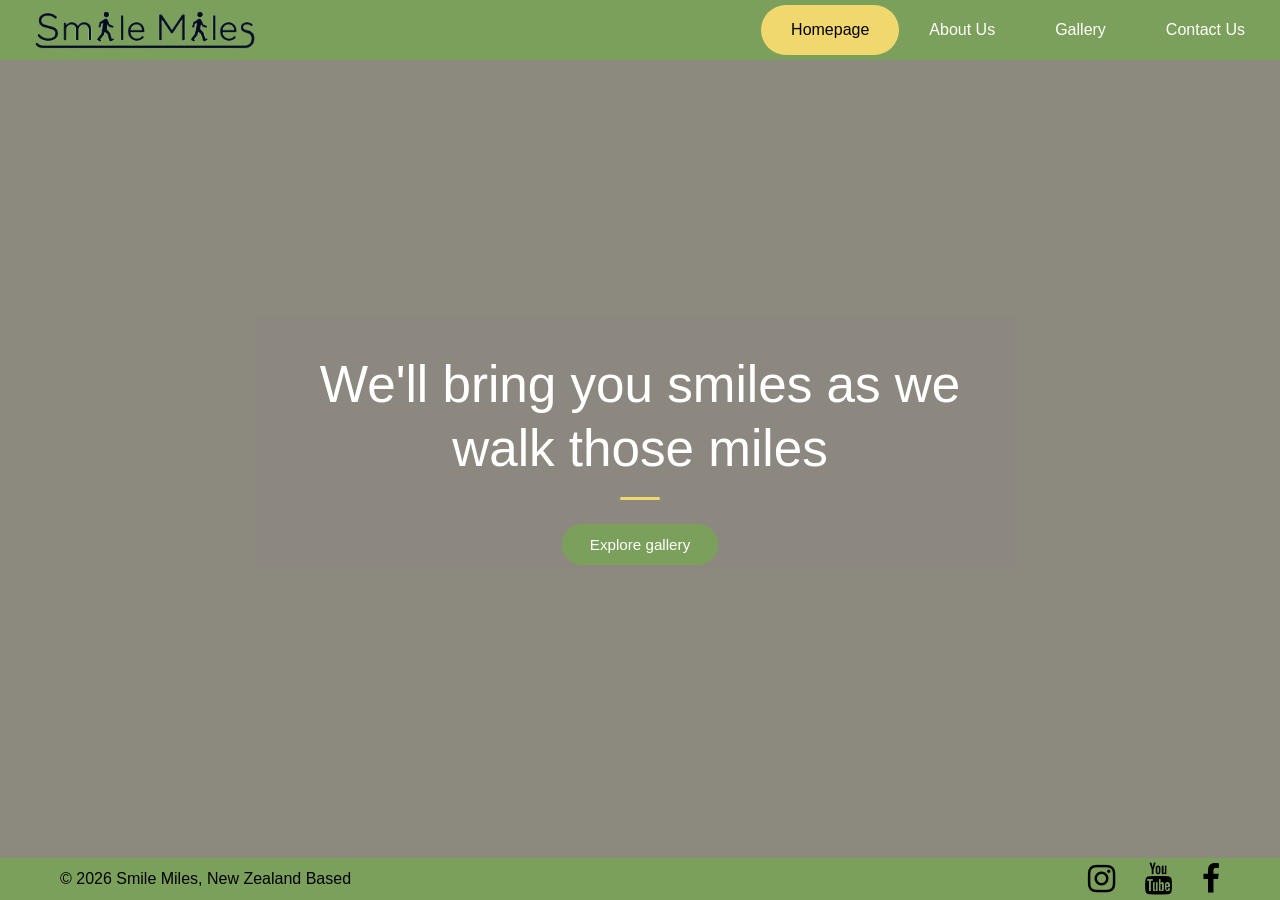
<file: index.html>
<!DOCTYPE html>
<html>
<head>
    <link rel="stylesheet" href="css\styles.css">
    <link rel="stylesheet" href="https://cdnjs.cloudflare.com/ajax/libs/font-awesome/4.7.0/css/font-awesome.min.css">    
    <title>Smile Miles – Homepage</title>
</head>

<body>

    <nav class="navbar">
	    <ul class="sidebar">
		    <li class="no_hover" onclick=hideSidebar()><a><svg xmlns="http://www.w3.org/2000/svg" height="24px" viewBox="0 -960 960 960" width="24px" fill="#04BF59"><path d="m256-200-56-56 224-224-224-224 56-56 224 224 224-224 56 56-224 224 224 224-56 56-224-224-224 224Z"/></svg></a></li>
		    <li><a href="index.html" class="active">Homepage</a></li>
		    <li><a href="about.html">About Us</a></li>
		    <li><a href="gallery.html">Gallery</a></li>
		    <li><a href="contact.html">Contact Us</a></li>	
	    </ul>
	    <ul>
		    <li><a href="index.html" class="logo-link"><img src="images/SmileMilesLogoNoBG.png" alt="Smile Miles Logo"></a></li>
		    <li><a href="index.html" class="active hideOnMobile">Homepage</a></li>
		    <li><a href="about.html" class="hideOnMobile">About Us</a></li>
		    <li><a href="gallery.html" class="hideOnMobile">Gallery</a></li>
		    <li><a href="contact.html" class="hideOnMobile">Contact Us</a></li>
		    <li class="menu-btn no_hover" onclick=showSidebar()><a href="#"><svg xmlns="http://www.w3.org/2000/svg" height="24px" viewBox="0 -960 960 960" width="24px" fill="#04BF59"><path d="M120-240v-80h720v80H120Zm0-200v-80h720v80H120Zm0-200v-80h720v80H120Z"/></svg></a></li>
	    </ul>
	</nav>

    <script>
		function showSidebar(){
			const sidebar = document.querySelector('.sidebar')
			sidebar.style.display = 'flex'
		}
		function hideSidebar(){
			const sidebar = document.querySelector('.sidebar')
			sidebar.style.display = 'none'
		}
	</script>
	
	<main class="home-page">
		<div class="video-wrapper">
			<iframe class="montage-vid" 
				src="https://www.youtube.com/embed/uHUP-8yy6YU?autoplay=1&mute=1&loop=1&playlist=uHUP-8yy6YU&controls=0&disablekb=1&modestbranding=1&showinfo=0&rel=0" 
				title="YouTube video player" 
				frameborder="0" 
				allow="accelerometer; autoplay; clipboard-write; encrypted-media; gyroscope; picture-in-picture; web-share" 
				referrerpolicy="strict-origin-when-cross-origin">
			</iframe>
		</div>
		<div class="video-overlay">
			<h1 class="text-xl">We'll bring you smiles as we walk those miles</h1>
			<div class="cta-button">
					<a href="gallery.html">Explore gallery</a>
			</div>
		</div>
	</main>

	<!-- FOOTER -->

	<footer>
		<div class="footer-container">
			<div class="copyright">
				<p>© 2026 Smile Miles, New Zealand Based</p>
			</div>

			<div class="footer-icons">
				<ul>
					<li><a href="https://www.instagram.com/smilemiles.nz/" target="_blank"><i class="fa fa-instagram fa-2x"></i></a></li>
					<li><a href="https://www.youtube.com/@SmileMilesnz" target="_blank"><i class="fa fa-youtube fa-2x"></i></a></li>
					<li><a href="https://www.facebook.com/people/Smile-Miles/pfbid021s2mwMcpDPcpFDVXm4WzWk1cDmqscbwSM4HaWiB4QHgkBCnLHKyeVmkfkFXwAuJfl/" target="_blank"><i class="fa fa-facebook fa-2x"></i></a></li>
				</ul>
			</div>
		</div>
	</footer>

</body>

</html>
</file>
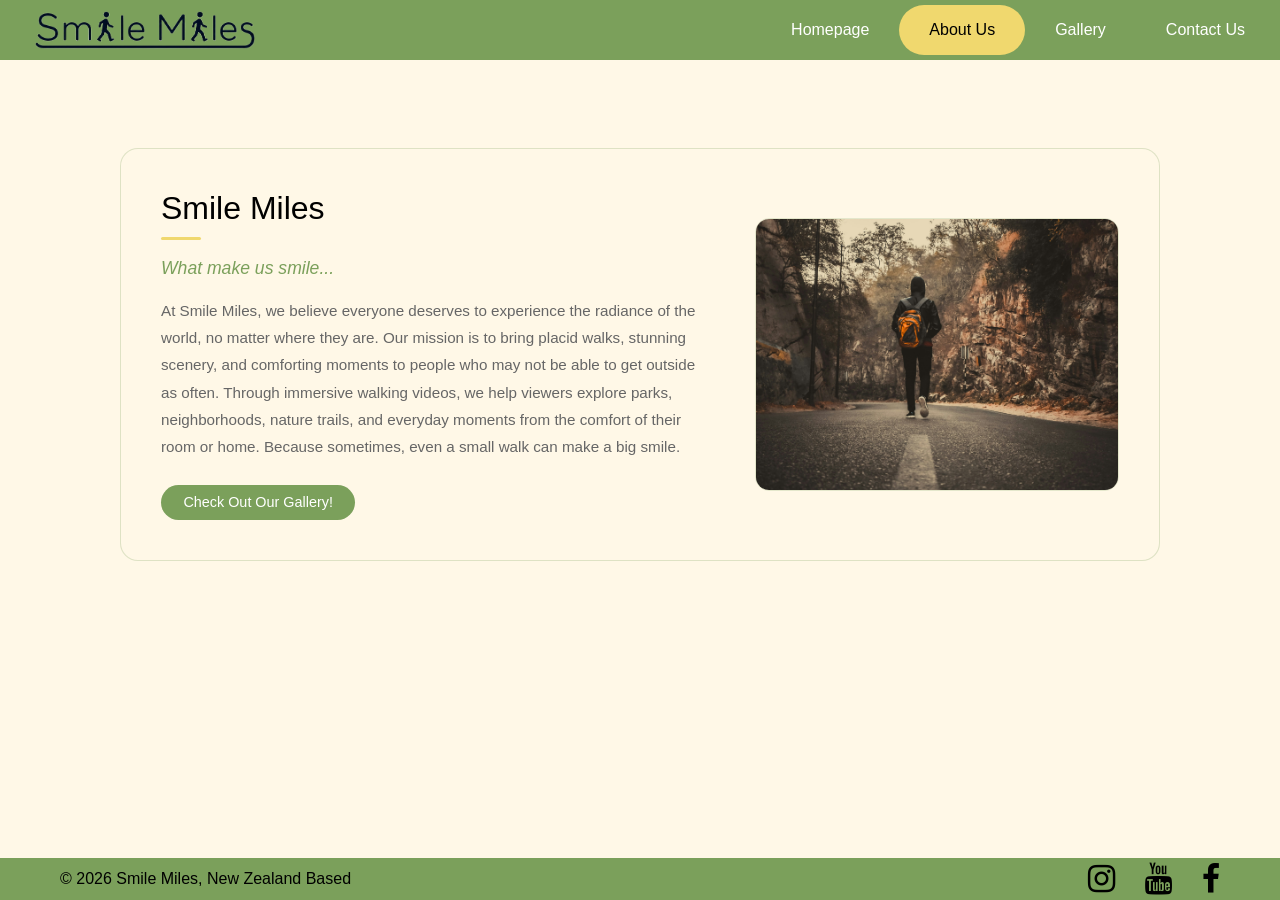
<file: about.html>
<!DOCTYPE html>
<html>
<head>
    <link rel="stylesheet" href="css\styles.css">
    <link rel="stylesheet" href="https://cdnjs.cloudflare.com/ajax/libs/font-awesome/4.7.0/css/font-awesome.min.css">    
    <title>Smile Miles – About Us</title>
</head>

<body>

    <nav class="navbar">
	    <ul class="sidebar">
		    <li class="no_hover" onclick=hideSidebar()><a><svg xmlns="http://www.w3.org/2000/svg" height="24px" viewBox="0 -960 960 960" width="24px" fill="#04BF59"><path d="m256-200-56-56 224-224-224-224 56-56 224 224 224-224 56 56-224 224 224 224-56 56-224-224-224 224Z"/></svg></a></li>
		    <li><a href="index.html">Homepage</a></li>
		    <li><a href="about.html" class="active">About Us</a></li>
		    <li><a href="gallery.html">Gallery</a></li>
		    <li><a href="contact.html">Contact Us</a></li>	
	    </ul>
	    <ul>
		    <li><a href="index.html" class="logo-link"><img src="images/SmileMilesLogoNoBG.png" alt="Smile Miles Logo"></a></li>
		    <li><a href="index.html" class="hideOnMobile">Homepage</a></li>
		    <li><a href="about.html" class="active hideOnMobile">About Us</a></li>
		    <li><a href="gallery.html" class="hideOnMobile">Gallery</a></li>
		    <li><a href="contact.html" class="hideOnMobile">Contact Us</a></li>
		    <li class="menu-btn no_hover" onclick=showSidebar()><a href="#"><svg xmlns="http://www.w3.org/2000/svg" height="24px" viewBox="0 -960 960 960" width="24px" fill="#04BF59"><path d="M120-240v-80h720v80H120Zm0-200v-80h720v80H120Zm0-200v-80h720v80H120Z"/></svg></a></li>
	    </ul>
	</nav>

    <script>
		function showSidebar(){
			const sidebar = document.querySelector('.sidebar')
			sidebar.style.display = 'flex'
		}
		function hideSidebar(){
			const sidebar = document.querySelector('.sidebar')
			sidebar.style.display = 'none'
		}
	</script>

	<main class="about-page">
		
		<section class="about">

			<div class="about-container">
				<div class="about-card">
					<h1 class="text-xl">Smile Miles</h1>
					<h2 class="text-md">What make us smile...</h2>
					<p>
						At Smile Miles, we believe everyone deserves to experience the radiance of the world, no matter where they are. Our mission is to bring placid walks, stunning scenery, and comforting moments to people who may not be able to get outside as often.
						Through immersive walking videos, we help viewers explore parks, neighborhoods, nature trails, and everyday moments from the comfort of their room or home.
						Because sometimes, even a small walk can make a big smile.
					</p>	
					<div class="hero-btns">
						<a href="gallery.html" class="btn">Check Out Our Gallery!</a>
					</div>
				</div>

				<div class="about-card">
					<img src="images/walkingimg.jpg" alt="about us picture">
				</div>
			</div>
		</section>

	</main>
	
	<!-- FOOTER -->

	<footer>
		<div class="footer-container">
			<div class="copyright">
				<p>© 2026 Smile Miles, New Zealand Based</p>
			</div>

			<div class="footer-icons">
				<ul>
					<li><a href="https://www.instagram.com/smilemiles.nz/" target="_blank"><i class="fa fa-instagram fa-2x"></i></a></li>
					<li><a href="https://www.youtube.com/@SmileMilesnz" target="_blank"><i class="fa fa-youtube fa-2x"></i></a></li>
					<li><a href="https://www.facebook.com/people/Smile-Miles/pfbid021s2mwMcpDPcpFDVXm4WzWk1cDmqscbwSM4HaWiB4QHgkBCnLHKyeVmkfkFXwAuJfl/" target="_blank"><i class="fa fa-facebook fa-2x"></i></a></li>					
				</ul>
			</div>
		</div>
	</footer>

</body>

</html>
</file>
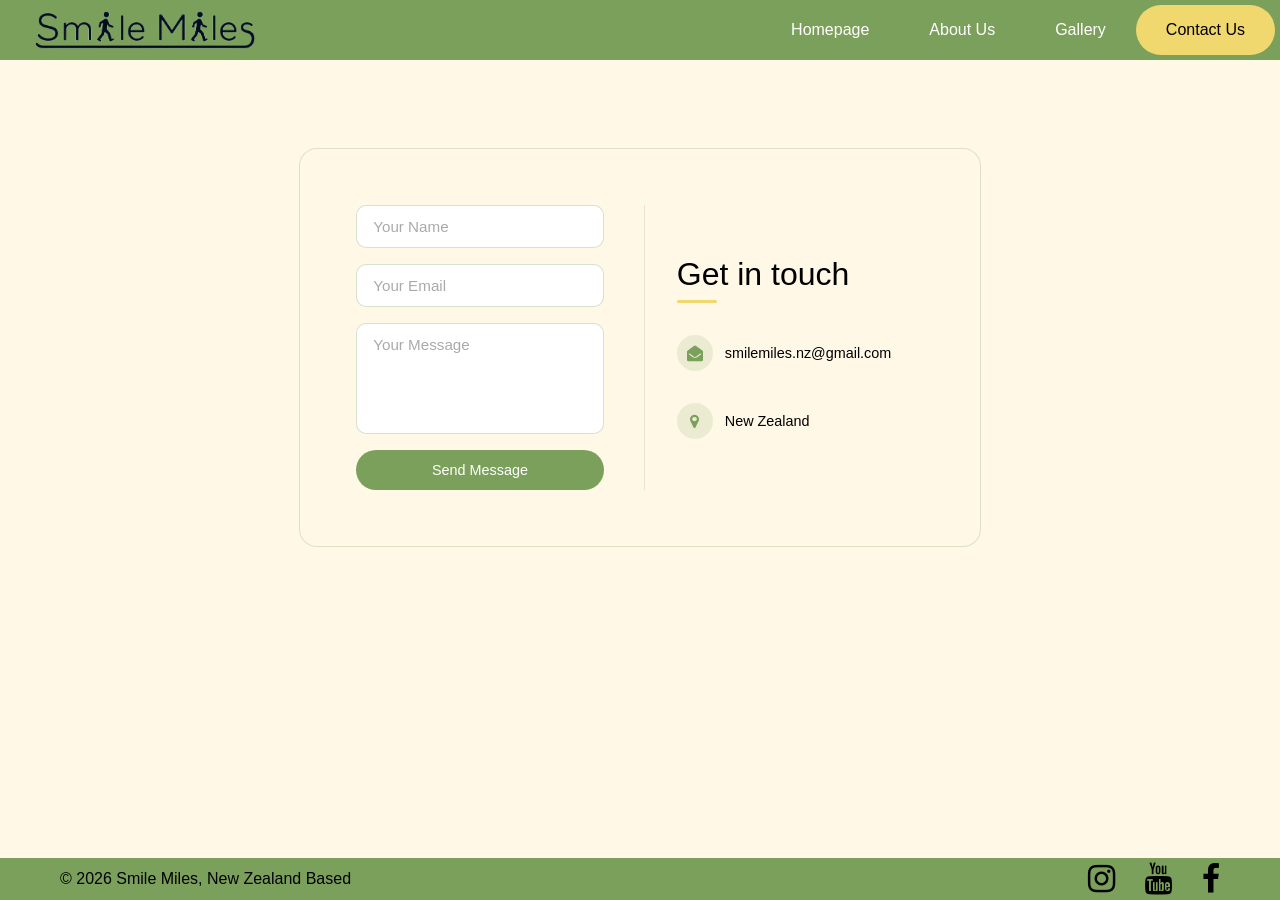
<file: contact.html>
<!DOCTYPE html>
<html>
<head>
    <link rel="stylesheet" href="css\styles.css">
    <link rel="stylesheet" href="https://cdnjs.cloudflare.com/ajax/libs/font-awesome/4.7.0/css/font-awesome.min.css">    
    <title>Smile Miles – Contact Us</title>
</head>

<body>

    <nav class="navbar">
	    <ul class="sidebar">
		    <li class="no_hover" onclick=hideSidebar()><a><svg xmlns="http://www.w3.org/2000/svg" height="24px" viewBox="0 -960 960 960" width="24px" fill="#000000"><path d="m256-200-56-56 224-224-224-224 56-56 224 224 224-224 56 56-224 224 224 224-56 56-224-224-224 224Z"/></svg></a></li>
		    <li><a href="index.html">Homepage</a></li>
		    <li><a href="about.html">About Us</a></li>
		    <li><a href="gallery.html">Gallery</a></li>
		    <li><a href="contact.html" class="active">Contact Us</a></li>	
	    </ul>
	    <ul>
		    <li><a href="index.html" class="logo-link"><img src="images/SmileMilesLogoNoBG.png" alt="Smile Miles Logo"></a></li>
		    <li><a href="index.html" class="hideOnMobile">Homepage</a></li>
		    <li><a href="about.html" class="hideOnMobile">About Us</a></li>
		    <li><a href="gallery.html" class="hideOnMobile">Gallery</a></li>
		    <li><a href="contact.html" class="active hideOnMobile">Contact Us</a></li>
		    <li class="menu-btn no_hover" onclick=showSidebar()><a href="#"><svg xmlns="http://www.w3.org/2000/svg" height="24px" viewBox="0 -960 960 960" width="24px" fill="#000000"><path d="M120-240v-80h720v80H120Zm0-200v-80h720v80H120Zm0-200v-80h720v80H120Z"/></svg></a></li>
	    </ul>
	</nav>

    <script>
		function showSidebar(){
			const sidebar = document.querySelector('.sidebar')
			sidebar.style.display = 'flex'
		}
		function hideSidebar(){
			const sidebar = document.querySelector('.sidebar')
			sidebar.style.display = 'none'
		}
	</script>

	<main class="contact-page">
		<section class="contact" id="contact">
			<div class="contact-container">
				<form class="contact-form" action="mailto:smilemiles.nz@gmail.com" method="POST">
					<input type="text" name="name" placeholder="Your Name" required>
					<input type="email" name="email" placeholder="Your Email" required>
					<textarea name="message" placeholder="Your Message" rows="5" required></textarea>
					<button type="submit">Send Message</button>
				</form>	
		
				<div class="contact-info">
                	<h2 class="contact-title">Get in touch</h2>
                	<p><i class="fa fa-envelope-open"></i>smilemiles.nz@gmail.com</p>
                	<p><i class="fa fa-map-marker"></i>New Zealand</p>
            	</div>
			</div>
		
		</section>
		
	</main>

	<!-- FOOTER -->

	<footer>
		<div class="footer-container">
			<div class="copyright">
				<p>© 2026 Smile Miles, New Zealand Based</p>
			</div>

			<div class="footer-icons">
				<ul>
					<li><a href="https://www.instagram.com/smilemiles.nz/" target="_blank"><i class="fa fa-instagram fa-2x"></i></a></li>
					<li><a href="https://www.youtube.com/@SmileMilesnz" target="_blank"><i class="fa fa-youtube fa-2x"></i></a></li>
					<li><a href="https://www.facebook.com/people/Smile-Miles/pfbid021s2mwMcpDPcpFDVXm4WzWk1cDmqscbwSM4HaWiB4QHgkBCnLHKyeVmkfkFXwAuJfl/" target="_blank"><i class="fa fa-facebook fa-2x"></i></a></li>
				</ul>
			</div>
		</div>
	</footer>

</body>

</html>
</file>
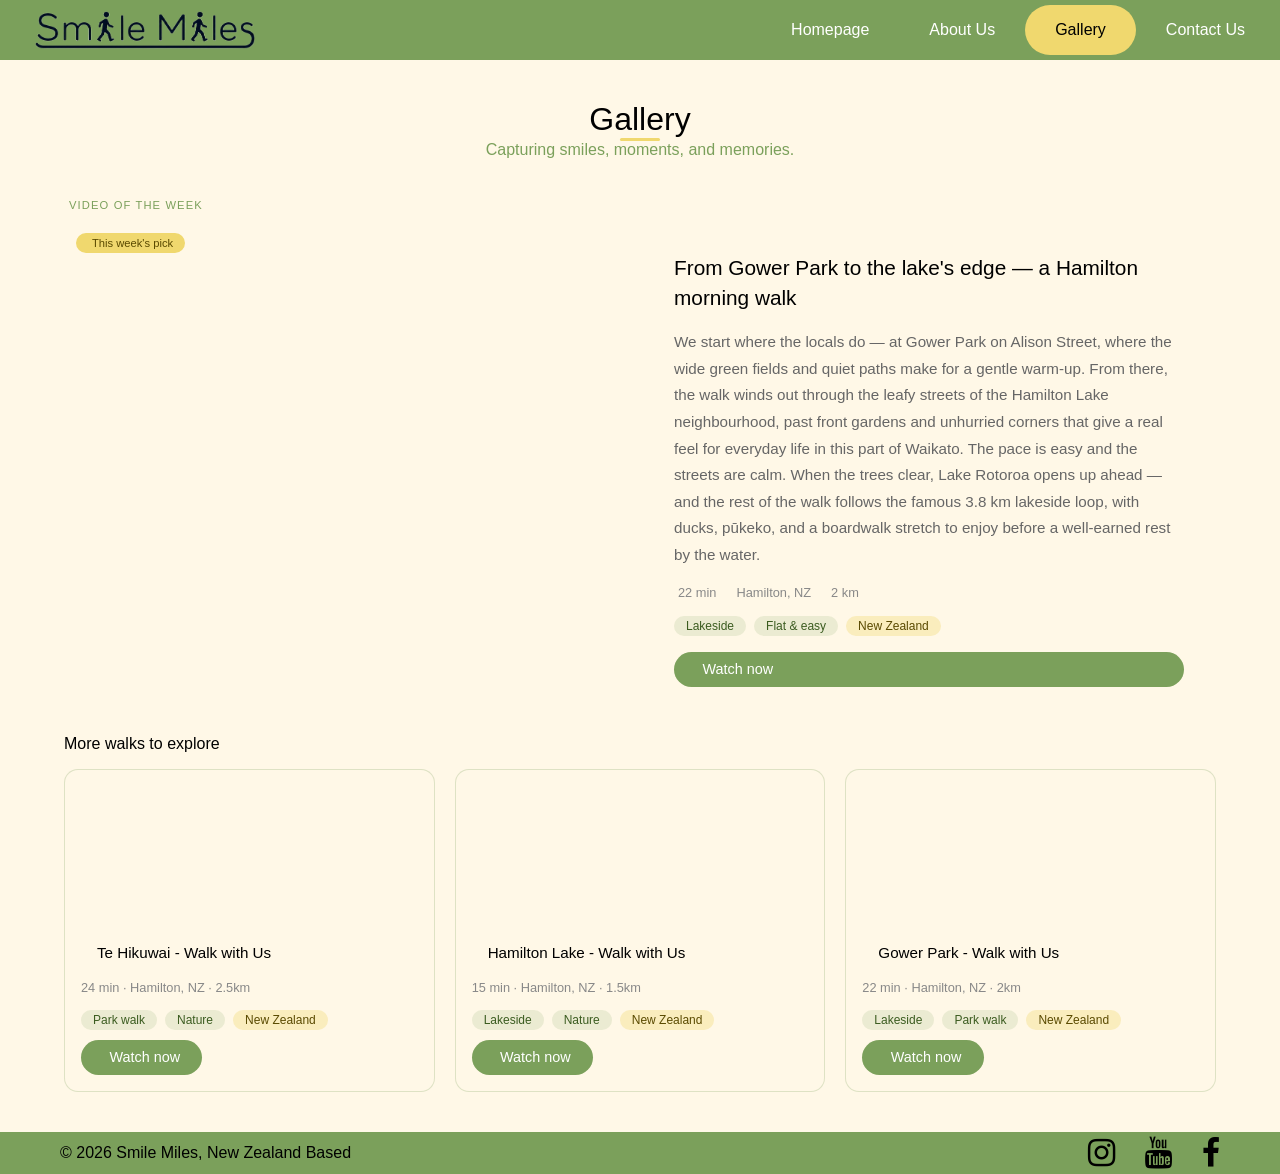
<file: gallery.html>
<!DOCTYPE html>
<html>
    
<head>
    <link rel="stylesheet" href="css/styles.css">
    <link rel="stylesheet" href="https://cdnjs.cloudflare.com/ajax/libs/font-awesome/4.7.0/css/font-awesome.min.css">    
    <title>Smile Miles – Gallery</title>
</head>

<body>

    <!-- NAVBAR -->
    <nav class="navbar">
        <ul class="sidebar">
            <li class="no_hover" onclick=hideSidebar()><a><svg xmlns="http://www.w3.org/2000/svg" height="24px" viewBox="0 -960 960 960" width="24px" fill="#04BF59"><path d="m256-200-56-56 224-224-224-224 56-56 224 224 224-224 56 56-224 224 224 224-56 56-224-224-224 224Z"/></svg></a></li>
            <li><a href="index.html">Homepage</a></li>
            <li><a href="about.html">About Us</a></li>
            <li><a href="gallery.html" class="active">Gallery</a></li>
            <li><a href="contact.html">Contact Us</a></li> 
        </ul>

        <ul>
            <li><a href="index.html" class="logo-link"><img src="images/SmileMilesLogoNoBG.png" alt="Smile Miles Logo"></a></li>
            <li><a href="index.html" class="hideOnMobile">Homepage</a></li>
            <li><a href="about.html" class="hideOnMobile">About Us</a></li>
            <li><a href="gallery.html" class="active hideOnMobile">Gallery</a></li>
            <li><a href="contact.html" class="hideOnMobile">Contact Us</a></li>
            <li class="menu-btn no_hover" onclick=showSidebar()><a href="#"><svg xmlns="http://www.w3.org/2000/svg" height="24px" viewBox="0 -960 960 960" width="24px" fill="#04BF59"><path d="M120-240v-80h720v80H120Zm0-200v-80h720v80H120Zm0-200v-80h720v80H120Z"/></svg></a></li>
        </ul>
    </nav>

    <main class="gallery-page">

        <section class="gallery-title">
            <h1 class="text-xl">Gallery</h1>
            <p>Capturing smiles, moments, and memories.</p>
        </section>

        <p class="gallery-week-label">
            <i class="ti ti-star"></i> Video of the week
        </p>

        <div class="gallery-column">

            <section class="gallery-feature">
                <span class="gallery-badge">
                    <i class="ti ti-award"></i> This week's pick
                </span>
                <iframe
                    src="https://www.youtube.com/embed/4lp_u9_i5V8?autoplay=1&mute=1&loop=1&playlist=4lp_u9_i5V8&controls=0&disablekb=1&modestbranding=1&showinfo=0&rel=0"
                    title="YouTube video player"
                    frameborder="0"
                    allow="accelerometer; autoplay; clipboard-write; encrypted-media; gyroscope; picture-in-picture; web-share"
                    referrerpolicy="strict-origin-when-cross-origin">
                </iframe>
            </section>

            <div class="gallery-description">
                <h1>From Gower Park to the lake's edge — a Hamilton morning walk</h1>
                <p>
                    We start where the locals do — at Gower Park on Alison Street, where the wide green fields
                    and quiet paths make for a gentle warm-up. From there, the walk winds out through the leafy
                    streets of the Hamilton Lake neighbourhood, past front gardens and unhurried corners that give
                    a real feel for everyday life in this part of Waikato. The pace is easy and the streets are
                    calm. When the trees clear, Lake Rotoroa opens up ahead — and the rest of the walk follows
                    the famous 3.8 km lakeside loop, with ducks, pūkeko, and a boardwalk stretch to enjoy before
                    a well-earned rest by the water.
                </p>
                <div class="gallery-meta">
                    <span><i class="ti ti-clock"></i> 22 min</span>
                    <span><i class="ti ti-map-pin"></i> Hamilton, NZ</span>
                    <span><i class="ti ti-arrows-right"></i> 2 km</span>
                </div>
                <div class="gallery-tags">
                    <span class="tag-green">Lakeside</span>
                    <span class="tag-green">Flat &amp; easy</span>
                    <span class="tag-yellow">New Zealand</span>
                </div>
                <a href="https://www.youtube.com/watch?v=4lp_u9_i5V8" class="btn" target="_blank">
                    <i class="ti ti-player-play"></i> Watch now
                </a>
            </div>

        </div>

        <section class="gallery-grid">
            <h2 class="gallery-grid-title">More walks to explore</h2>
            <div class="gallery-grid-row">

                <div class="gallery-card">
                    <iframe
                        src="https://www.youtube.com/embed/LJm3KVwoWKg?autoplay=1&mute=1&loop=1&playlist=LJm3KVwoWKg&controls=0&disablekb=1&modestbranding=1&showinfo=0&rel=0"
                        title="YouTube video player"
                        frameborder="0"
                        allow="accelerometer; autoplay; clipboard-write; encrypted-media; gyroscope; picture-in-picture; web-share"
                        referrerpolicy="strict-origin-when-cross-origin">
                    </iframe>
                    <div class="gallery-card-body">
                        <h3>Te Hikuwai - Walk with Us</h3>
                        <p>24 min · Hamilton, NZ · 2.5km</p>
                        <div class="gallery-tags">
                            <span class="tag-green">Park walk</span>
                            <span class="tag-green">Nature</span>
                            <span class="tag-yellow">New Zealand</span>
                        </div>
                        <a href="https://www.youtube.com/watch?v=LJm3KVwoWKg" class="btn" target="_blank">
                            <i class="ti ti-player-play"></i> Watch now
                        </a>
                    </div>
                </div>

                <div class="gallery-card">
                    <iframe
                        src="https://www.youtube.com/embed/sRKo09tgntw?autoplay=1&mute=1&loop=1&playlist=sRKo09tgntw&controls=0&disablekb=1&modestbranding=1&showinfo=0&rel=0"
                        title="YouTube video player"
                        frameborder="0"
                        allow="accelerometer; autoplay; clipboard-write; encrypted-media; gyroscope; picture-in-picture; web-share"
                        referrerpolicy="strict-origin-when-cross-origin">
                    </iframe>
                    <div class="gallery-card-body">
                        <h3>Hamilton Lake - Walk with Us</h3>
                        <p>15 min · Hamilton, NZ · 1.5km</p>
                        <div class="gallery-tags">
                            <span class="tag-green">Lakeside</span>
                            <span class="tag-green">Nature</span>
                            <span class="tag-yellow">New Zealand</span>
                        </div>
                        <a href="https://www.youtube.com/watch?v=sRKo09tgntw" class="btn" target="_blank">
                            <i class="ti ti-player-play"></i> Watch now
                        </a>
                    </div>
                </div>

                <div class="gallery-card">
                    <iframe
                        src="https://www.youtube.com/embed/4lp_u9_i5V8?autoplay=1&mute=1&loop=1&playlist=4lp_u9_i5V8&controls=0&disablekb=1&modestbranding=1&showinfo=0&rel=0"
                        title="YouTube video player"
                        frameborder="0"
                        allow="accelerometer; autoplay; clipboard-write; encrypted-media; gyroscope; picture-in-picture; web-share"
                        referrerpolicy="strict-origin-when-cross-origin">
                    </iframe>
                    <div class="gallery-card-body">
                        <h3>Gower Park - Walk with Us</h3>
                        <p>22 min · Hamilton, NZ · 2km</p>
                        <div class="gallery-tags">
                            <span class="tag-green">Lakeside</span>
                            <span class="tag-green">Park walk</span>
                            <span class="tag-yellow">New Zealand</span>
                        </div>
                        <a href="https://www.youtube.com/watch?v=4lp_u9_i5V8" class="btn" target="_blank">
                            <i class="ti ti-player-play"></i> Watch now
                        </a>
                    </div>
                </div>

            </div>
        </section>

    </main>

    <!-- FOOTER -->
    <footer>
        <div class="footer-container">
            <div class="copyright">
                <p>© 2026 Smile Miles, New Zealand Based</p>
            </div>

            <div class="footer-icons">
                <ul>
                    <li><a href="https://www.instagram.com/smilemiles.nz/" target="_blank"><i class="fa fa-instagram fa-2x"></i></a></li>
                    <li><a href="https://www.youtube.com/@SmileMilesnz" target="_blank"><i class="fa fa-youtube fa-2x"></i></a></li>
                    <li><a href="https://www.facebook.com/" target="_blank"><i class="fa fa-facebook fa-2x"></i></a></li>
                </ul>
            </div>
        </div>
    </footer>

</body>
</html>
</file>
<file: css/styles.css>
* {	
	box-sizing: border-box;
	margin: 0;
	padding: 0;
}

:root {
	--primary-color: #7BA05B; /* var(--primary-color) */
	--secondary-color: #F9F9F5; /* var(--secondary-color) */
	--black-color: #000000; /* var(--black-color) */
	--white-color: #fff; /* var(--white-color) */
    --third-color: #F0D86E; /* var(third-color) */
	--extra-color: #FFF8E7; /* var(--extra-color) */
}

html, body {
	width: 100%;
	height: 100%;
	margin: 0;
}

body {
	display: flex;
	flex-direction: column;
	min-height: 100vh;
	font-family: "Roboto", sans-serif;	
	background-color: var(--extra-color);
}

main {
	flex: 1;
}

.text-xl {
    font-size: 2rem;
    line-height: 1.2;
    font-weight: 500;
}

.text-lg {
    font-size: 1.5rem;
    line-height: 1.3;
    font-weight: 500;
}

.text-md {
    font-size: 1.1rem;
    line-height: 1.4;
    font-weight: 500;
}

h1 {
	font-family: "Roboto", sans-serif;
}

h2, h3, a {
	font-family: "Saira Stencil", sans-serif;
}

/*------------------------------ navbar ------------------------------*/

.navbar {
	position: relative;
	background-color: var(--primary-color);
	padding: 5px 5px;
	z-index: 1000;
}

nav ul {
	width: 100%;
	list-style:none;
	display: flex;
	justify-content: flex-end;
	align-items: center;
}

nav li {
	height: 50px;
}

nav li a img {
    width: 220px;
    height: auto;
}

nav a {
	height:100%;
	padding: 0 30px;
	text-decoration: none;
	display: flex;
	align-items: center;
	color: var(--white-color);
}

nav li a:not(.logo-link):hover {
	color: var(--black-color);
	background: var(--third-color);
	border-radius: 25px;
}

.active {
	color: var(--black-color);
	background: var(--third-color);
	border-radius: 25px;
}

.no_hover {
	background: var(--primary-color);
}

nav li:first-child {
	margin-right: auto;
}

.sidebar {
	position:fixed;
	top: 0;
	right: 0;
	height: 100vh;
	width: 250px;
	z-index: 999;
	background-color: var(--primary-color);
	box-shadow: 10px 10px 50px 1px var(--primary-color);
	display: none;
	flex-direction: column;
	align-items: flex-start;
	justify-content: flex-start;
}

.sidebar li {
	width: 100%;
}

.sidebar a {
	width: 100%;
}

.menu-btn {
	display: none;
}

.hero {
	position: relative;
	width: 100%;
	min-height: 100vh;
	overflow: hidden;
}

/*------------------------------ homepage ------------------------------*/

.home-page {
	position: relative;
  	width: 100%;
  	height: 100vh;
  	overflow: hidden;
  	display: flex;
  	align-items: center;
  	justify-content: center;
}

.video-wrapper {
	position: absolute;
	inset: 0;
	z-index: 0;
	pointer-events: none;
}

.montage-vid {
	position: absolute;
	top: 50%;
	left: 50%;
	transform: translate(-50%, -50%);
	width: 100vw;
	height: 56.25vw;
	min-height: 100vh;
	min-width: 177.78vh;
	border: none;
}

.video-overlay {
	position: relative;
	z-index: 2;
	display: flex;
	flex-direction: column;
	align-items: center;
	justify-content: center;
	text-align: center;
	gap: 1.5rem;
	padding: 2rem;
	width: 100%;
	height: 100vh;
}

.video-overlay::before {
	content: '';
	position: absolute;
	inset: 0;
	background: rgba(0, 0, 0, 0.45);
	z-index: -1;
}

.video-overlay h1 {
	font-size: clamp(1.8rem, 5vw, 3.2rem);
	color: var(--white-color);
	font-weight: 500;
	line-height: 1.25;
	max-width: 700px;
	margin: 0;
}

.video-overlay h1::after {
	content: '';
	display: block;
	width: 40px;
	height: 3px;
	background-color: var(--third-color);
	border-radius: 2px;
	margin: 1rem auto 0;
}

.cta-button a {
	display: inline-flex;
	align-items: center;
	gap: 6px;
	font-size: 0.95rem;
	font-weight: 500;
	font-family: "Saira Stencil", sans-serif;
	color: var(--white-color);
	background-color: var(--primary-color);
	border-radius: 20px;
	padding: 0.75rem 1.75rem;
	text-decoration: none;
	transition: background-color 0.2s ease;
}

.cta-button a:hover {
  	background-color: #5a8a40;
}


/*------------------------------ about ------------------------------*/

.about-page {
	max-width: 1200px;
	margin: 3rem auto;
	padding: 2.5rem 5rem;
}

.about-container {
	display: flex;
	align-items: center;
	gap: 3rem;
	background-color: var(--extra-color);
	border: 1px solid rgba(123, 160, 91, 0.25);
	border-radius: 18px;
	padding: 2.5rem;
}

.about-card:first-child {
	flex: 1;
	display: flex;
	flex-direction: column;
	gap: 1rem;
}

.about-card h1.text-xl {
	font-size: 2rem;
	color: var(--black-color);
	margin: 0;
	font-weight: 500;
}

.about-card h1.text-xl::after {
	content: '';
	display: block;
	width: 40px;
	height: 3px;
	background-color: var(--third-color);
	border-radius: 2px;
	margin-top: 0.6rem;
}

.about-card h2.text-md {
	font-size: 1.1rem;
	color: var(--primary-color);
	font-style: italic;
	margin: 0;
	font-weight: 500;
}

.about-card p {
	font-size: 0.95rem;
	color: #666;
	line-height: 1.8;
	margin: 0;
	font-family: "Saira Stencil", sans-serif;
}

.hero-btns {
  	margin-top: 0.5rem;
}

.btn {
	display: inline-flex;
	align-items: center;
	gap: 6px;
	font-size: 0.9rem;
	font-weight: 500;
	font-family: "Saira Stencil", sans-serif;
	color: var(--white-color);
	background-color: var(--primary-color);
	border-radius: 20px;
	padding: 0.6rem 1.4rem;
	text-decoration: none;
	transition: background-color 0.2s ease;
}

.btn:hover {
  	background-color: #5a8a40;
}

.about-card:last-child {
  	flex: 0 0 38%;
}

.about-card img {
	width: 100%;
	aspect-ratio: 4 / 3;
	object-fit: cover;
	border-radius: 14px;
	border: 1px solid rgba(123, 160, 91, 0.2);
	display: block;
}

@media (max-width: 700px) {
	.about-container {
		flex-direction: column;
	}
	.about-card:last-child {
		flex: none;
		width: 100%;
	}
	main {
		padding: 2rem 1.5rem;
	}
}

/*------------------------------ gallery ------------------------------*/

.gallery-page {
	max-width: 1300px;
	margin: 0 auto;
	padding: 2.5rem 4rem;
}

.gallery-title {
	text-align: center;
	margin-bottom: 2.5rem;
}


.gallery-title h1::after {
	content: '';
	display: block;
	width: 40px;
	height: 3px;
	background-color: var(--third-color);
	border-radius: 2px;
	margin: 0px auto;
}

.gallery-title p {
	font-size: 1rem;
	color: var(--primary-color);
	font-family: "Saira Stencil", sans-serif;
	margin: 0;
}

.gallery-week-label {
    font-size: 0.7rem;
    letter-spacing: 0.1em;
    text-transform: uppercase;
    color: var(--primary-color);
    font-family: "Saira Stencil", sans-serif;
    font-weight: 500;
    margin: 0 0 0.6rem;
    display: flex;
    align-items: center;
    gap: 5px;
}

.gallery-column {
	display: flex;
	align-items: stretch;
	gap: 0;
	background-color: var(--extra-color);
	border: 1px solid rgba(123, 160, 91, 0.25);
	border-radius: 18px;
	overflow: hidden;
	margin-bottom: 2.5rem;
}

.gallery-feature {
    flex: 0 0 55%;
    position: relative;
}

.gallery-badge {
    position: absolute;
    top: 12px;
    left: 12px;
    z-index: 2;
    background-color: var(--third-color);
    color: #5a4a00;
    font-size: 0.7rem;
    font-weight: 500;
    font-family: "Saira Stencil", sans-serif;
    padding: 4px 12px;
    border-radius: 20px;
    display: flex;
    align-items: center;
    gap: 4px;
}

.gallery-feature iframe {
	display: block;
	width: 100%;
	height: 100%;
	min-height: 315px;
	border: none;
}

.gallery-description {
	flex: 1;
	display: flex;
	flex-direction: column;
	justify-content: center;
	padding: 2rem 2rem 2rem 1.5rem;
	gap: 1rem;
}

.gallery-description h1 {
	font-size: 1.3rem;
	color: var(--black-color);
	line-height: 1.45;
	margin: 0;
	font-weight: 500;
}

.gallery-description p {
	font-size: 0.95rem;
	color: #666;
	line-height: 1.75;
	margin: 0;
	font-family: "Saira Stencil", sans-serif;
}

.gallery-meta {
    display: flex;
    gap: 1rem;
    flex-wrap: wrap;
    font-size: 0.8rem;
    color: #888;
    font-family: "Saira Stencil", sans-serif;
}

.gallery-meta span {
    display: flex;
    align-items: center;
    gap: 4px;
}

.gallery-tags {
    display: flex;
    gap: 8px;
    flex-wrap: wrap;
}

.tag-green {
    font-size: 0.75rem;
    background-color: rgba(123, 160, 91, 0.15);
    color: #3b5c20;
    padding: 3px 12px;
    border-radius: 20px;
    font-family: "Saira Stencil", sans-serif;
}

.tag-yellow {
    font-size: 0.75rem;
    background-color: rgba(240, 216, 110, 0.35);
    color: #5a4a00;
    padding: 3px 12px;
    border-radius: 20px;
    font-family: "Saira Stencil", sans-serif;
}

.gallery-grid {
  	margin-top: 1rem;
}

.gallery-column {
	display: grid;
	grid-template-columns: repeat(auto-fit, minmax(200px, 1fr));
	gap: 1.25rem;
	background: none;
	border: none;
	border-radius: 0;
	padding: 0;
	margin-bottom: 0;
}

.gallery-grid-title {
    font-size: 1rem;
    font-weight: 500;
    color: var(--black-color);
    font-family: "Saira Stencil", sans-serif;
    margin: 0 0 1rem;
}

.gallery-grid-row {
    display: grid;
    grid-template-columns: repeat(auto-fit, minmax(200px, 1fr));
    gap: 1.25rem;
}

.gallery-card {
	background-color: var(--extra-color);
	border: 1px solid rgba(123, 160, 91, 0.25);
	border-radius: 14px;
	overflow: hidden;
	display: flex;
	flex-direction: column;
}

.gallery-card iframe {
	display: block;
	width: 100%;
	border: none;
}

.gallery-card h3 {
	font-size: 0.95rem;
	color: var(--black-color);
	margin: 0;
	padding: 0.75rem 1rem 1rem;
	font-weight: 500;
}

.gallery-card-body {
    padding: 0.75rem 1rem 1rem;
}

.gallery-card-body h3 {
    font-size: 0.95rem;
    font-weight: 500;
    color: var(--black-color);
    margin: 0 0 3px;
}

.gallery-card-body p {
    font-size: 0.8rem;
    color: #888;
    font-family: "Saira Stencil", sans-serif;
    margin: 0;
	padding-bottom: 15px;
}

.gallery-card-body a {
	margin-top: 10px;
}

@media (max-width: 700px) {
	.column {
		flex-direction: column;
	}
	.gallery-feature iframe {
		min-height: 220px;
	}
	.gallery-description {
		padding: 1.25rem;
	}
}

/*------------------------------ contact ------------------------------*/

.contact-page {
	max-width: 1100px;        
	margin: 3rem auto;    
	padding: 2.5rem 4rem;
	font-family: "Saira Stencil", sans-serif;
}

.contact-container {
	display: flex;
	align-items: stretch;
	gap: 2.5rem;
	background-color: var(--extra-color);
	border: 1px solid rgba(123, 160, 91, 0.25);
	border-radius: 18px;
	padding: 3.5rem;
}

.contact-form {
	flex: 1;
	width: 280px;
	display: flex;
	flex-direction: column;
	gap: 1rem;
}

.contact-form input,
.contact-form textarea {
	width: 100%;
	box-sizing: border-box;
	padding: 0.75rem 1rem;
	border: 1px solid rgba(123, 160, 91, 0.3);
	border-radius: 10px;
	background-color: var(--white-color);
	font-family: "Saira Stencil", sans-serif;
	font-size: 0.95rem;
	color: var(--black-color);
	outline: none;
	resize: none;
	transition: border-color 0.2s ease;
}

.contact-form input:focus,
.contact-form textarea:focus {
  	border-color: var(--primary-color);
}

.contact-form input::placeholder,
.contact-form textarea::placeholder {
  	color: #aaa;
}

.contact-form button {
	display: inline-flex;
	align-items: center;
	justify-content: center;
	gap: 6px;
	font-size: 0.9rem;
	font-weight: 500;
	font-family: "Saira Stencil", sans-serif;
	color: var(--white-color);
	background-color: var(--primary-color);
	border: none;
	border-radius: 20px;
	padding: 0.75rem 1.5rem;
	cursor: pointer;
	transition: background-color 0.2s ease;
}

.contact-form button:hover {
  	background-color: #5a8a40;
}

.contact-info {
	flex: 0 0 280px;
	display: flex;
	flex-direction: column;
	justify-content: center;
	gap: 2rem;
	padding: 1rem 0 1rem 2rem;
	border-left: 1px solid rgba(123, 160, 91, 0.2);
}

.contact-title {
	position: relative;
    font-size: 2rem;
    font-weight: 500;
    font-family: "Saira Stencil", sans-serif;
    color: var(--black-color);
    padding-bottom: 0.6rem;
    width: fit-content;
    margin: 0;
}

.contact-title::after {
    content: '';
    position: absolute;
    bottom: 0;
    left: 0;
    width: 40px;
    height: 3px;
    background-color: var(--third-color);
    border-radius: 2px;
}

.contact-info p {
	display: flex;
	align-items: center;
	gap: 12px;
	font-size: 0.9rem;
	color: var(--black-color);
	margin: 0;
}

.contact-info p .fa {
	width: 36px;
	height: 36px;
	border-radius: 50%;
	background-color: rgba(123, 160, 91, 0.15);
	color: var(--primary-color);
	display: flex;
	align-items: center;
	justify-content: center;
	font-size: 1rem;
	flex-shrink: 0;
}

@media (max-width: 700px) {
	.video-overlay {
		padding: 2rem 1.5rem;
	}
	.contact-container {
		flex-direction: column;
	}
	.contact-info {
		flex: none;
		border-left: none;
		border-top: 1px solid rgba(123, 160, 91, 0.2);
		padding: 1.5rem 0 0;
	}
}

/*------------------------------ footer ------------------------------*/

.footer-container {
    color: var(--black-color);
    background-color: var(--primary-color);
	display: flex;
    justify-content: space-between;
    align-items: center;
	padding: 5px 60px;
}


.footer-icons {
	display: flex;
    justify-content: space-between;
}

.footer-icons ul{
    display: flex;
    gap: 30px;
    list-style: none;
    padding: 0;
    margin: 0;
}

.footer-icons li {
    display: inline-block;
}

.footer-icons a{
    color: var(--black-color);
}
</file>
